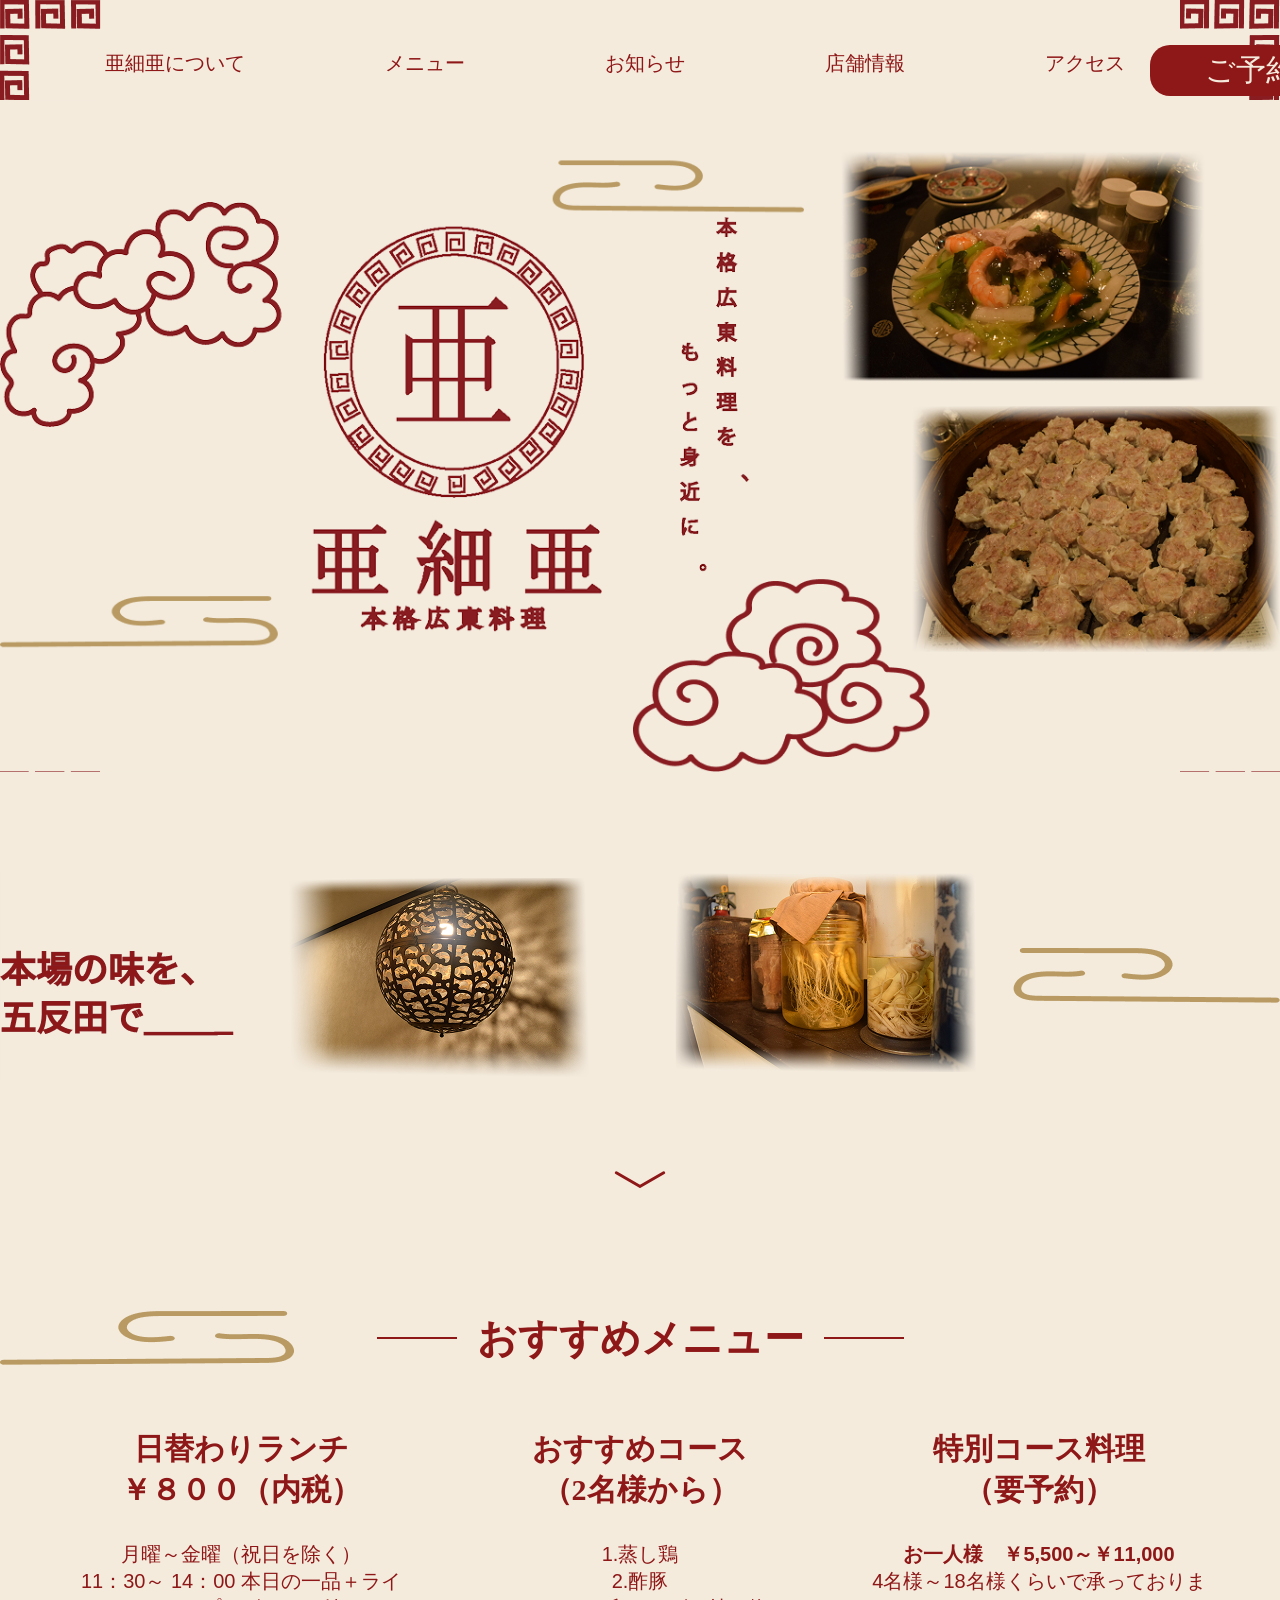
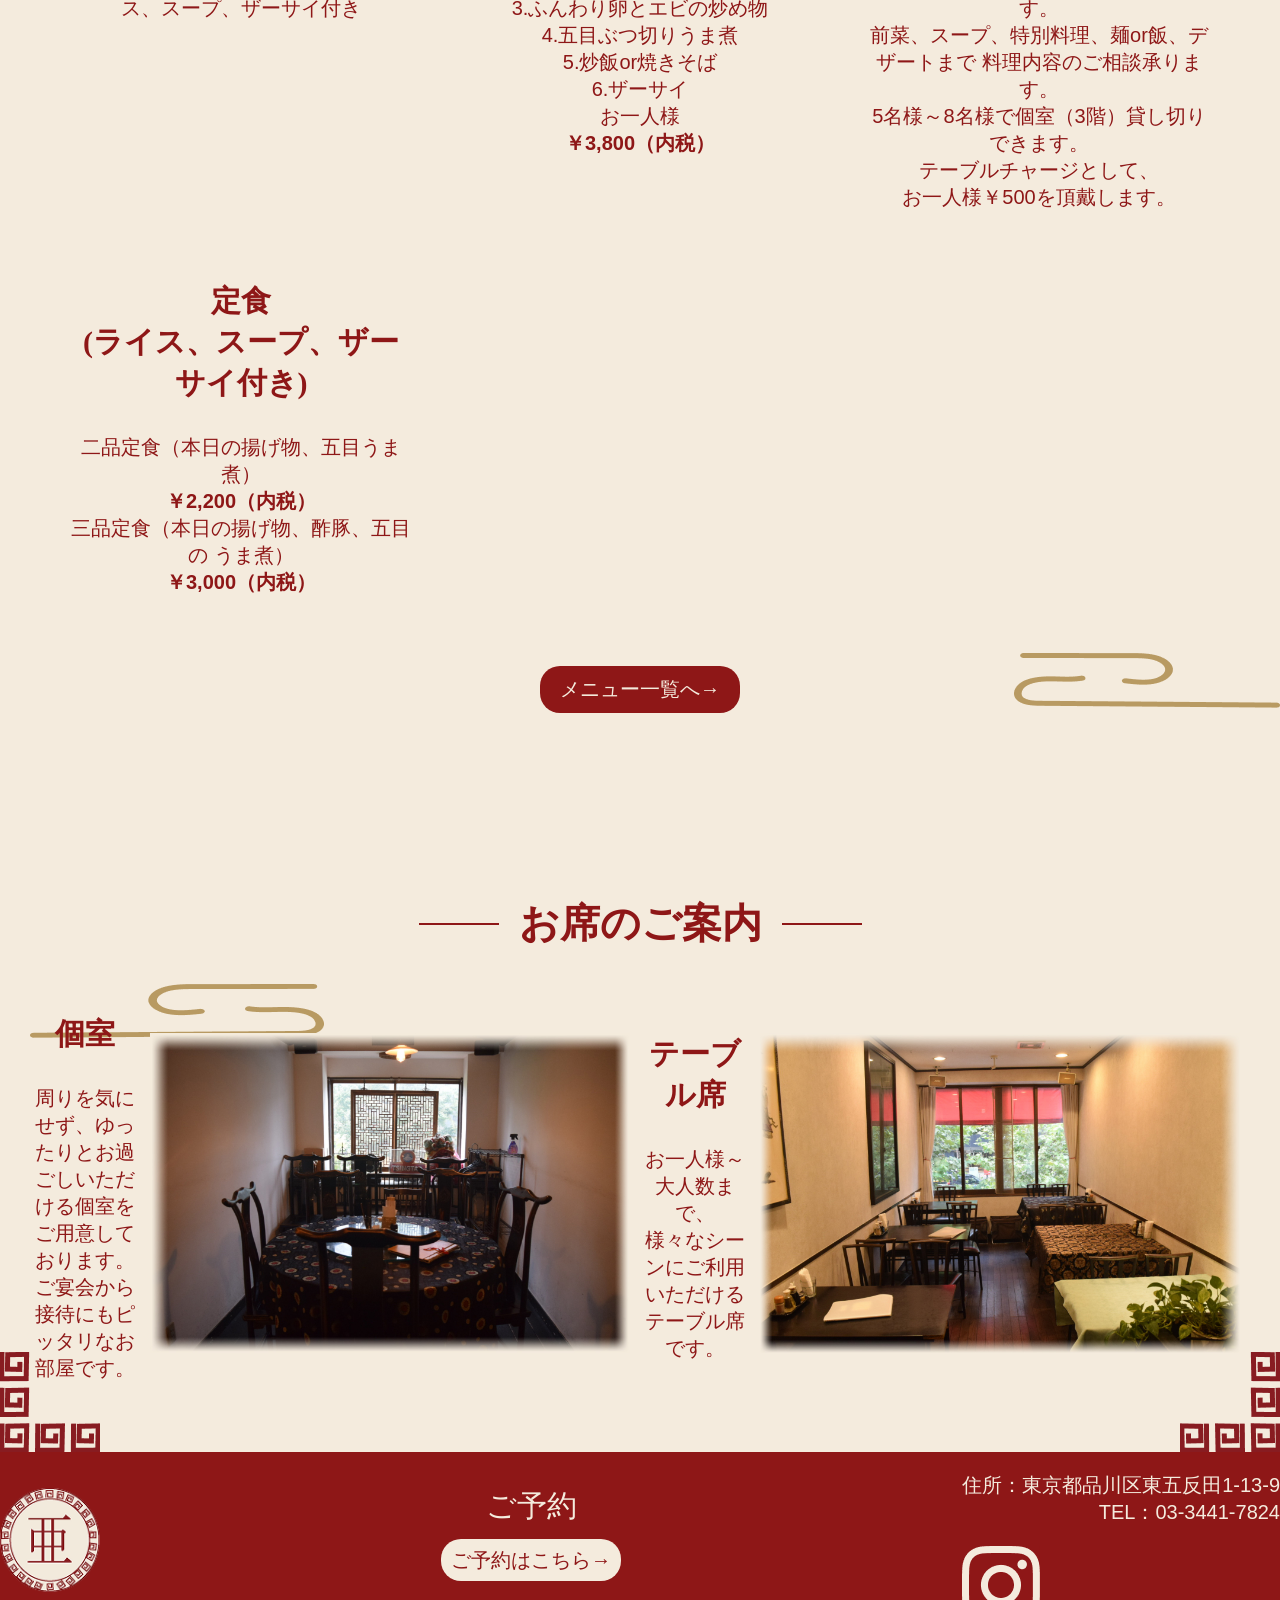
<file: site/index.html>
<!DOCTYPE html>
<html lang="ja">

<head>
    <meta charset="UTF-8">
    <meta name="viewport" content="width=device-width, initial-scale=1.0">
    <title>亜細亜</title>
    <link rel="stylesheet" href="css/slick-theme.css">
    <link rel="stylesheet" href="css/slick.css">
    <link rel="stylesheet" href="css/style.css">
    <script src="js/jquery-3.4.1.min.js"></script>
    <script src="js/slick.min.js"></script>
    <script src="js/main.js"></script>
</head>

<body>
    <!-- ヘッダー -->
    <header class="header">

        <button class="hamburger" id="hamburger">
            <span></span>
            <span></span>
            <span></span>
        </button>
        <!-- ハンバーガーメニュー -->
        <div class="sp-menu" id="sp-menu">
            <nav>
                <a href="index.html">Home</a>
                <a href="about.html">亜細亜について</a>
                <a href="menu.html">メニュー</a>
                <a href="news.html">お知らせ</a>
                <a href="jyouhou.html">店舗情報</a>
                <a href="access.html">アクセス</a>
                <a href="goyoyaku.html">ご予約</a>
            </nav>
            <!-- 閉じるボタン -->
            <button class="close-menu" id="close-menu">×</button>
        </div>







        <div class="header-inner">
            <h1 class="ajia"><a href="index.html"><img src="images/Frame 26.png" alt=""></a></h1>

            <nav class="nav">
                <ul>
                    <li><a href="about.html">亜細亜について</a></li>
                    <li><a href="menu.html">メニュー</a></li>
                    <li><a href="news.html">お知らせ</a></li>
                    <li><a href="jyouhou.html">店舗情報</a></li>
                    <li><a href="access.html">アクセス</a></li>
                    <li><a href="goyoyaku.html" class="reserve">ご予約</a></li>
                </ul>
            </nav>
        </div>
    </header>
    <!-- ヘッダーここまで -->
    <!-- メイン -->
    <main>
        <!-- pc版トップ -->
        <section class="top-pc">
            <div id="keyvisual">
                <img src="images/Frame 27.png" alt="">
            </div>

        </section>
        <!-- スマホ版トップ -->
        <section class="top-sp">
           <div class="top2">
                <img src="images/Frame 35.png" alt="">
                <img src="images/IMG_2491.jpg" alt="">
           </div>
            <div class="sp-yoyaku">
                <a href="goyoyaku.html">ご予約はこちら→</a>
            </div>
        </section>
        <section>
            <div class="contact">
                <img src="images/Frame 30.png" alt="">
            </div>
            <div class="cp_arrows">
                <div class="cp_arrow" SCROLL></div>

            </div>

            </div>
        </section>


        <section>
            <div class="kumo">
                <div class="inner">
                    <h2 class="senn">おすすめメニュー</h2>
                    <div class="osusume">
                        <div class="o">
                            <h3>日替わりランチ <br>￥８００（内税）</h3>
                            <p>月曜～金曜（祝日を除く）<br>11：30～
                                14：00
                                本日の一品＋ライス、スープ、ザーサイ付き</p>
                        </div>

                        <div class="o">
                            <h3>おすすめコース<br>（2名様から）</h3>
                            <p>1.蒸し鶏<br>
                                2.酢豚<br>
                                3.ふんわり卵とエビの炒め物<br>
                                4.五目ぶつ切りうま煮<br>
                                5.炒飯or焼きそば<br>
                                6.ザーサイ<br>

                                お一人様　<b><br>￥3,800（内税）</b></p>
                        </div>
                        <div class="o">
                            <h3>特別コース料理<br>（要予約）</h3>
                            <p><b>お一人様　￥5,500～￥11,000</b>
                                <br>4名様～18名様くらいで承っております。<br>
                                前菜、スープ、特別料理、麺or飯、デザートまで
                                料理内容のご相談承ります。<br>
                                5名様～8名様で個室（3階）貸し切りできます。<br>
                                テーブルチャージとして、<br>お一人様￥500を頂戴します。
                            </p>
                        </div>
                        <div class="o">
                            <h3>定食<br>(ライス、スープ、ザーサイ付き)</h3>
                            <p>二品定食（本日の揚げ物、五目うま煮）<br><b>￥2,200（内税）</b>
                                <br>三品定食（本日の揚げ物、酢豚、五目の
                                うま煮）<br><b>￥3,000（内税）</b>
                            </p>
                        </div>
                    </div>
                    <div class="itirann"><a href="menu.html" class="btn">メニュー一覧へ→</a></div>
                </div>
            </div>
        </section>

        <section id="c">
            <h2 class="senn">お席のご案内</h2>
            <div class="b">
                <div class="ab">
                    <div>
                        <h3>個室</h3>
                        <p>周りを気にせず、ゆったりとお過ごしいただける個室をご用意しております。
                            <br> ご宴会から接待にもピッタリなお部屋です。
                        </p>
                    </div>
                    <img src="images/IMG_2588.JPG" alt="個室" class="kositu">
                </div>
                <div class="ab">
                    <div>
                        <h3>テーブル席</h3>
                        <p>お一人様～
                            大人数まで、<br>様々なシーンにご利用いただけるテーブル席です。</p>
                    </div>
                    <img src="images/IMG_2596.JPG" alt="テーブル席" class="teburu">
                </div>
            </div>
        </section>

    </main>
    <!-- メインここまで -->
    <!-- フッター -->
    <footer class="footer">
        <img src="images/Frame 24.png" alt="logo2" class="logo2">
        <div class="yoyaku">
            <div>ご予約</div>
            <p><a href="goyoyaku.html" class="btn2">ご予約はこちら→</a></p>
        </div>
        <div class="jyuusyo">
            <p>住所：東京都品川区東五反田1-13-9<br>
                TEL：03-3441-7824</p>
            <a href="" https://instagram.com" target="_blank" rel="noopener noreferrer">
                <img src="images/Frame 25.png" alt=""></a>
        </div>
    </footer>
    <!-- フッターここまで -->

</body>

</html>
</file>
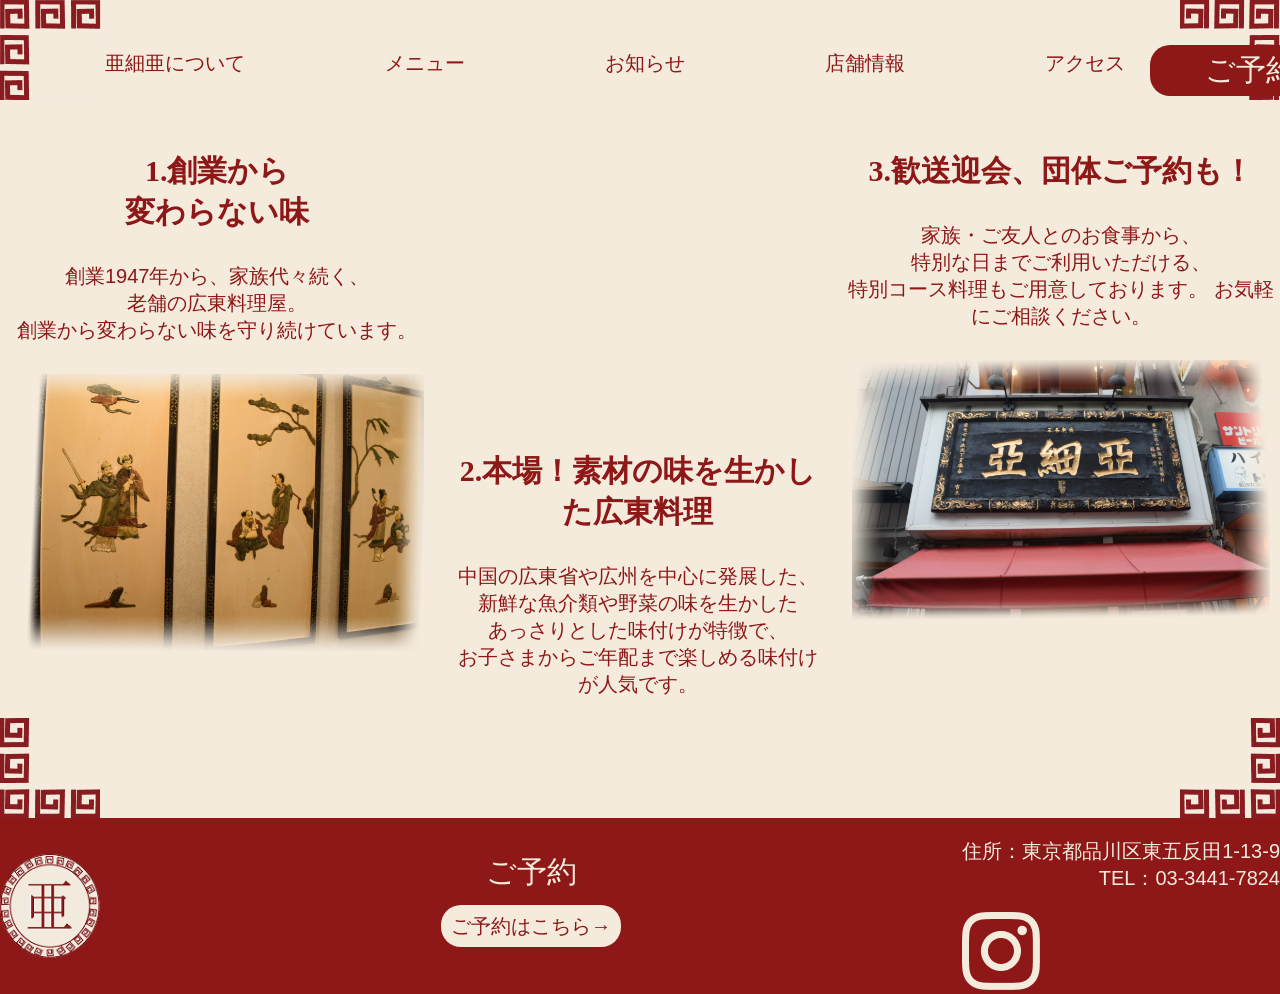
<file: site/about.html>
<!DOCTYPE html>
<html lang="ja">

<head>
    <meta charset="UTF-8">
    <meta name="viewport" content="width=device-width, initial-scale=1.0">
    <title>亜細亜</title>
    <link rel="stylesheet" href="css/style.css">
    <script src="js/jquery-4.0.0.min.js"></script>
    <script src="js/main.js"></script>
</head>

<body>
    <!-- ヘッダー -->
    <header class="header">
         <button class="hamburger" id="hamburger">
            <span></span>
            <span></span>
            <span></span>
        </button>
       <!-- ハンバーガーメニュー -->
<div class="sp-menu" id="sp-menu">
<nav>
    <a href="index.html">Home</a>
    <a href="about.html">亜細亜について</a>
    <a href="menu.html">メニュー</a>
    <a href="news.html">お知らせ</a>
    <a href="jyouhou.html">店舗情報</a>
    <a href="access.html">アクセス</a>
    <a href="goyoyaku.html">ご予約</a>
</nav>
<!-- 閉じるボタン -->
 <button class="close-menu" id="close-menu">×</button>
</div>






        <div class="header-inner">
            <h1 class="ajia"><a href="index.html"><img src="images/Frame 26.png" alt="logo"></a></h1>

            <nav class="nav">
                <ul>
                    <li><a href="about.html">亜細亜について</a></li>
                    <li><a href="menu.html">メニュー</a></li>
                    <li><a href="news.html">お知らせ</a></li>
                    <li><a href="jyouhou.html">店舗情報</a></li>
                    <li><a href="access.html">アクセス</a></li>
                    <li><a href="goyoyaku.html" class="reserve">ご予約</a></li>
                </ul>
            </nav>
        </div>
    </header>
    <!-- ヘッダーここまで -->
    <!-- メイン -->
    <main>
        <h2 class="senn">亜細亜について</h2>
       <div class="zero">
            <div class="iti">
    
                
                <h3>1.創業から<br>変わらない味</h3>
                <p>創業1947年から、家族代々続く、<br>老舗の広東料理屋。<br>
                    創業から変わらない味を守り続けています。</p>
                <img src="images/IMG_2591.JPG" alt="">
    
            </div>
            <div class="ni">
                <h3>2.本場！素材の味を生かした広東料理</h2>
                <p>中国の広東省や広州を中心に発展した、<br>新鮮な魚介類や野菜の味を生かした<br>あっさりとした味付けが特徴で、<br>お子さまからご年配まで楽しめる味付けが人気です。</p>
        
            </div>
            <div class="san">
                <h3>3.歓送迎会、団体ご予約も！</h2>
                <p>家族・ご友人とのお食事から、<br>特別な日までご利用いただける、<br>特別コース料理もご用意しております。
                    お気軽にご相談ください。</p>
                <img src="images/IMG_2600.JPG" alt="">
        
            </div>
       </div>
        <section id="c"></section>

    </main>
    <!-- メインここまで -->
    <!-- フッター -->
    <footer>
        <img src="images/Frame 24.png" alt="logo2" class="logo2">
        <div class="yoyaku">
            <div>ご予約</div>
            <p><a href="goyoyaku.html" class="btn2">ご予約はこちら→</a></p>
        </div>
        <div class="jyuusyo">
            <p>住所：東京都品川区東五反田1-13-9<br>
                TEL：03-3441-7824</p>
            <a href="" https://instagram.com" target="_blank" rel="noopener noreferrer">
                <img src="images/Frame 25.png" alt=""></a>
        </div>
    </footer>
    <!-- フッターここまで -->
</body>

</html>
</file>
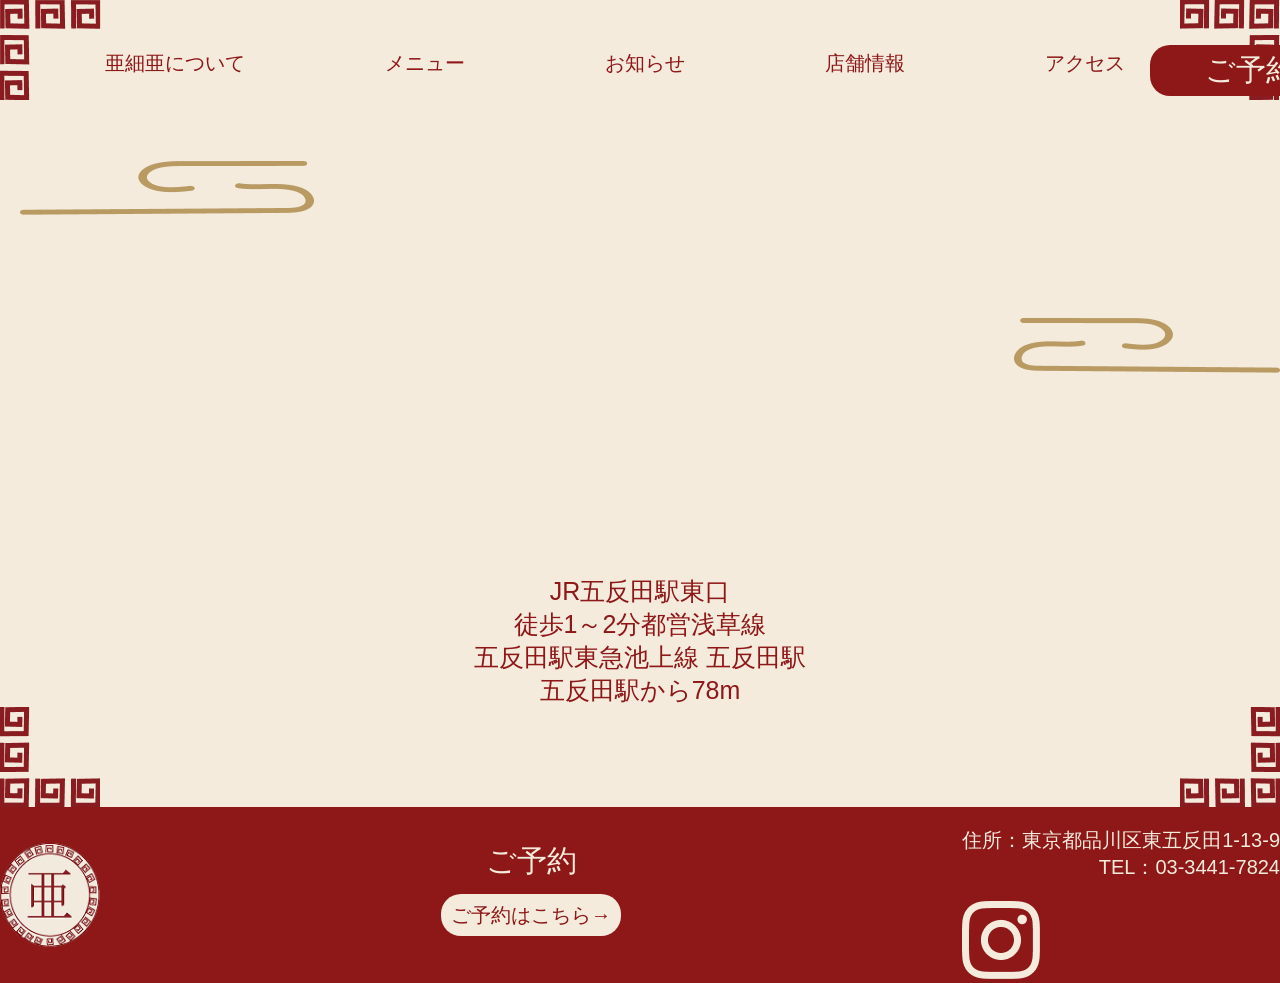
<file: site/access.html>
<!DOCTYPE html>
<html lang="ja">

<head>
    <meta charset="UTF-8">
    <meta name="viewport" content="width=device-width, initial-scale=1.0">
    <title>亜細亜</title>
    <link rel="stylesheet" href="css/style.css">
    <script src="js/jquery-4.0.0.min.js"></script>
    <script src="js/main.js"></script>
</head>

<body>
    <!-- ヘッダー -->
    <header class="header">
         <button class="hamburger" id="hamburger">
            <span></span>
            <span></span>
            <span></span>
        </button>
       <!-- ハンバーガーメニュー -->
<div class="sp-menu" id="sp-menu">
<nav>
    <a href="index.html">Home</a>
    <a href="about.html">亜細亜について</a>
    <a href="menu.html">メニュー</a>
    <a href="news.html">お知らせ</a>
    <a href="jyouhou.html">店舗情報</a>
    <a href="access.html">アクセス</a>
    <a href="goyoyaku.html">ご予約</a>
</nav>
<!-- 閉じるボタン -->
 <button class="close-menu" id="close-menu">×</button>
</div>






        <div class="header-inner">
            <h1 class="ajia"><a href="index.html"><img src="images/Frame 26.png" alt="logo"></a></h1>

            <nav class="nav">
                <ul>
                    <li><a href="about.html">亜細亜について</a></li>
                    <li><a href="menu.html">メニュー</a></li>
                    <li><a href="news.html">お知らせ</a></li>
                    <li><a href="jyouhou.html">店舗情報</a></li>
                    <li><a href="access.html">アクセス</a></li>
                    <li><a href="goyoyaku.html" class="reserve">ご予約</a></li>
                </ul>
            </nav>
        </div>
    </header>
    <!-- ヘッダーここまで -->
    <!-- メイン -->
    <main>
        <h2 class="senn">アクセス</h2>
     <div class="haikei">
            <div class="maps">
                <iframe 
                    src="https://www.google.com/maps/embed?pb=!1m18!1m12!1m3!1d3243.052587477116!2d139.72188357578537!3d35.62643007260496!2m3!1f0!2f0!3f0!3m2!1i1024!2i768!4f13.1!3m3!1m2!1s0x60188afba722e1b5%3A0x96454a4018f1479f!2z5Lqc57Sw5Lqc!5e0!3m2!1sja!2sjp!4v1792637599431!5m2!1sja!2sjp"
                    width="600" height="450" style="border:0;" allowfullscreen="" loading="lazy"
                    referrerpolicy="strict-origin-when-cross-origin"></iframe>
            </div>
     </div>

        <div class="jr">JR五反田駅東口 <br>徒歩1～2分都営浅草線<br> 五反田駅東急池上線 五反田駅<br>
            五反田駅から78m</div>

        <section id="c"></section>
    </main>
    <!-- メインここまで -->
    <!-- フッター -->
    <footer>
        <img src="images/Frame 24.png" alt="logo2" class="logo2">
        <div class="yoyaku">
            <div>ご予約</div>
            <p><a href="goyoyaku.html" class="btn2">ご予約はこちら→</a></p>
        </div>
        <div class="jyuusyo">
            <p>住所：東京都品川区東五反田1-13-9<br>
                TEL：03-3441-7824</p>
            <a href="" https://instagram.com" target="_blank" rel="noopener noreferrer">
                <img src="images/Frame 25.png" alt=""></a>
        </div>
    </footer>
    <!-- フッターここまで -->
</body>

</html>
</file>
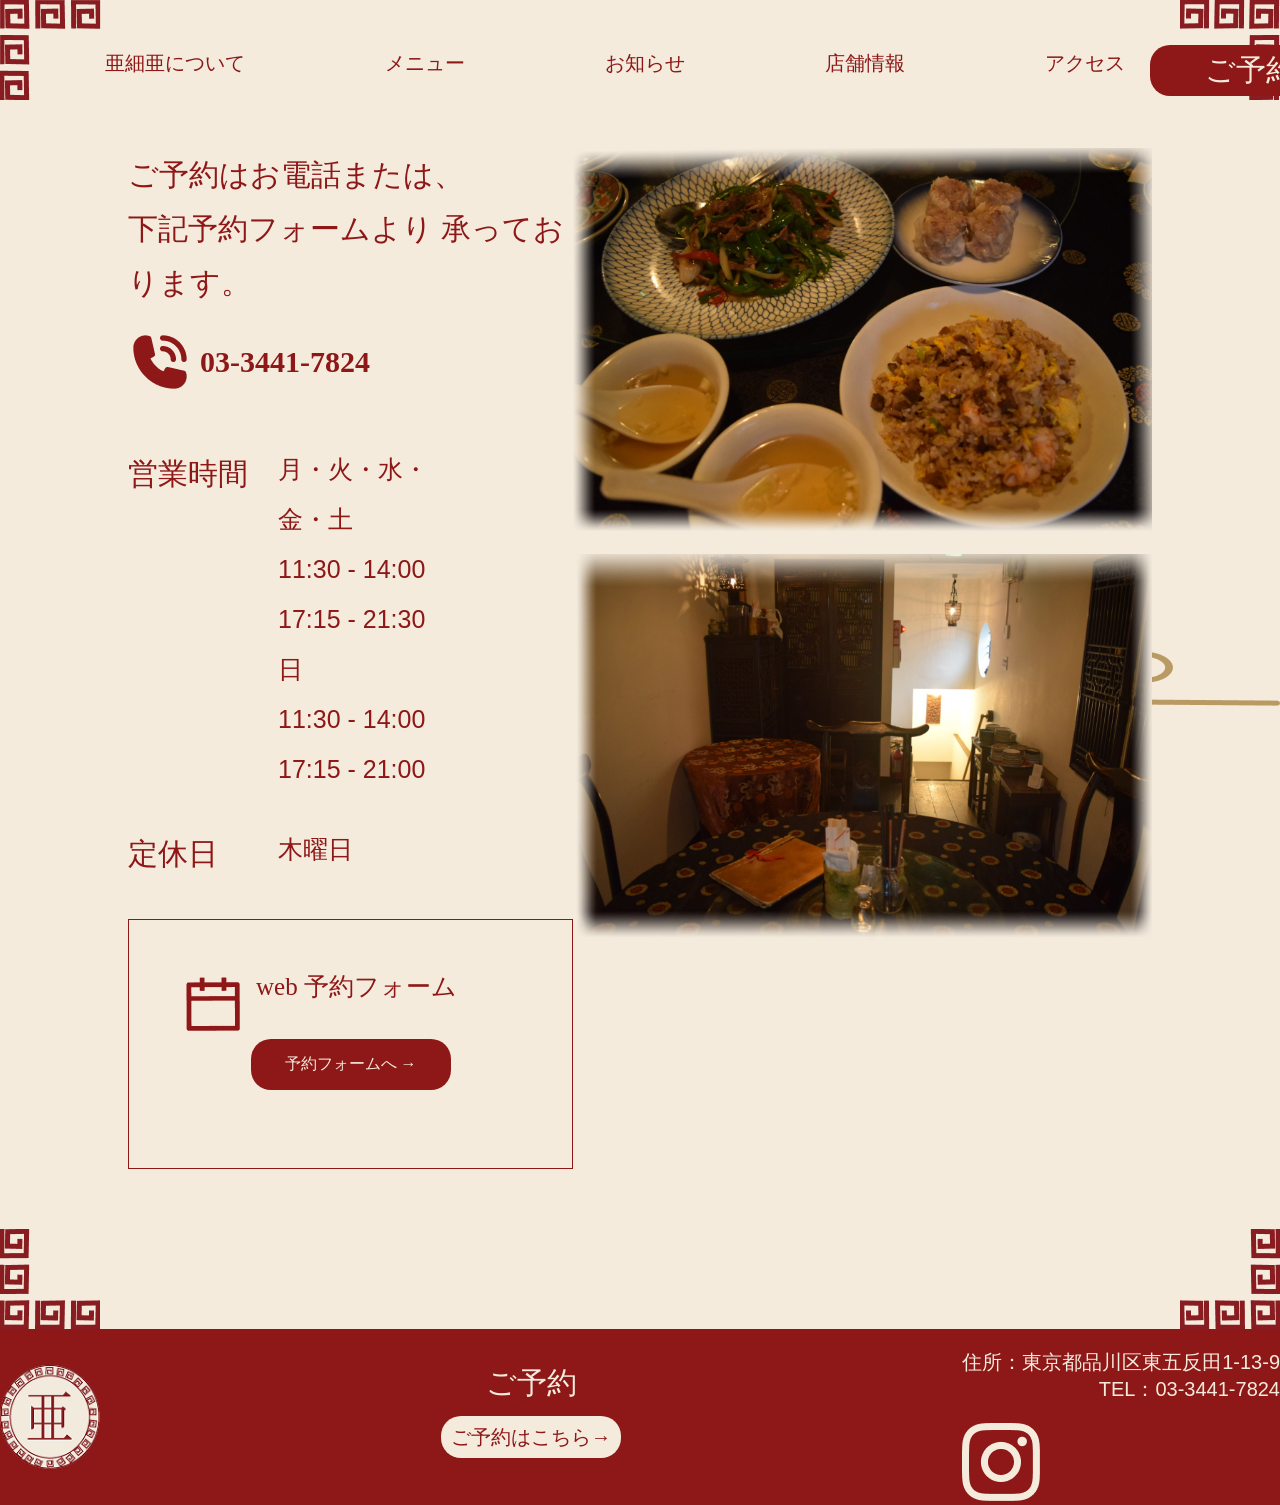
<file: site/goyoyaku.html>
<!DOCTYPE html>
<html lang="ja">

<head>
    <meta charset="UTF-8">
    <meta name="viewport" content="width=device-width, initial-scale=1.0">
    <title>亜細亜</title>
    <link rel="stylesheet" href="css/style.css">
    <script src="js/jquery-4.0.0.min.js"></script>
    <script src="js/main.js"></script>
</head>

<body>
    <!-- ヘッダー -->
    <header class="header">
        <button class="hamburger" id="hamburger">
            <span></span>
            <span></span>
            <span></span>
        </button>
       <!-- ハンバーガーメニュー -->
<div class="sp-menu" id="sp-menu">
<nav>
    <a href="index.html">Home</a>
    <a href="about.html">亜細亜について</a>
    <a href="menu.html">メニュー</a>
    <a href="news.html">お知らせ</a>
    <a href="jyouhou.html">店舗情報</a>
    <a href="access.html">アクセス</a>
    <a href="goyoyaku.html">ご予約</a>
</nav>
<!-- 閉じるボタン -->
 <button class="close-menu" id="close-menu">×</button>
</div>






        <div class="header-inner">
            <h1 class="ajia"><a href="index.html"><img src="images/Frame 26.png" alt="logo"></a></h1>

            <nav class="nav">
                <ul>
                    <li><a href="about.html">亜細亜について</a></li>
                    <li><a href="menu.html">メニュー</a></li>
                    <li><a href="news.html">お知らせ</a></li>
                    <li><a href="jyouhou.html">店舗情報</a></li>
                    <li><a href="access.html">アクセス</a></li>
                    <li><a href="goyoyaku.html" class="reserve">ご予約</a></li>
                </ul>
            </nav>
        </div>
    </header>
    <!-- ヘッダーここまで -->
    <!-- メイン -->
    <main class="kumo2">
        <h2 class="senn">ご予約</h2>
        <div class="goyoyaku">

            <!-- left -->

            <div class="left">
                <div class="dennwa">
                    ご予約はお電話または、<br>
                    下記予約フォームより
                    承っております。
                </div>
                <div class="go">
                    <div class="dennwa">
                        <img src="images/Frame 33.png" alt="">
                    </div>
                    <div class="dennwa">
                        <strong>
                            03-3441-7824
                        </strong>
                    </div>
                </div>
                <div class="dl2">
                    <dl>
                        <dt>営業時間</dt>
                        <dd>月・火・水・金・土
                            <br>11:30 - 14:00<br>
                            17:15 - 21:30<br>
                            日<br>
                            11:30 - 14:00<br>
                            17:15 - 21:00
                        </dd>
                        <dt>定休日</dt>
                        <dd>木曜日</dd>
                    </dl>
                </div>

                <div class="holomu">
                    <div class="yoyaku2">
                        <img src="images/Frame 34.png" alt="">
                        <div class="holomu2">web 予約フォーム</div>
                    </div>
                    <div class="btn4">予約フォームへ →</div>
                </div>


            </div>
            <!-- right -->
            <div class="syasin">
                <img src="images/IMG_2490.JPG" alt="">
                <img src="images/IMG_2575.JPG" alt="">
            </div>
        </div>

        <section id="c"></section>
    </main>
    <!-- メインここまで -->
    <!-- フッター -->
    <footer>
        <img src="images/Frame 24.png" alt="logo2" class="logo2">
        <div class="yoyaku">
            <div>ご予約</div>
            <p><a href="goyoyaku.html" class="btn2">ご予約はこちら→</a></p>
        </div>
        <div class="jyuusyo">
            <p>住所：東京都品川区東五反田1-13-9<br>
                TEL：03-3441-7824</p>
            <a href="" https://instagram.com" target="_blank" rel="noopener noreferrer">
                <img src="images/Frame 25.png" alt=""></a>
        </div>
    </footer>
    <!-- フッターここまで -->
</body>

</html>
</file>
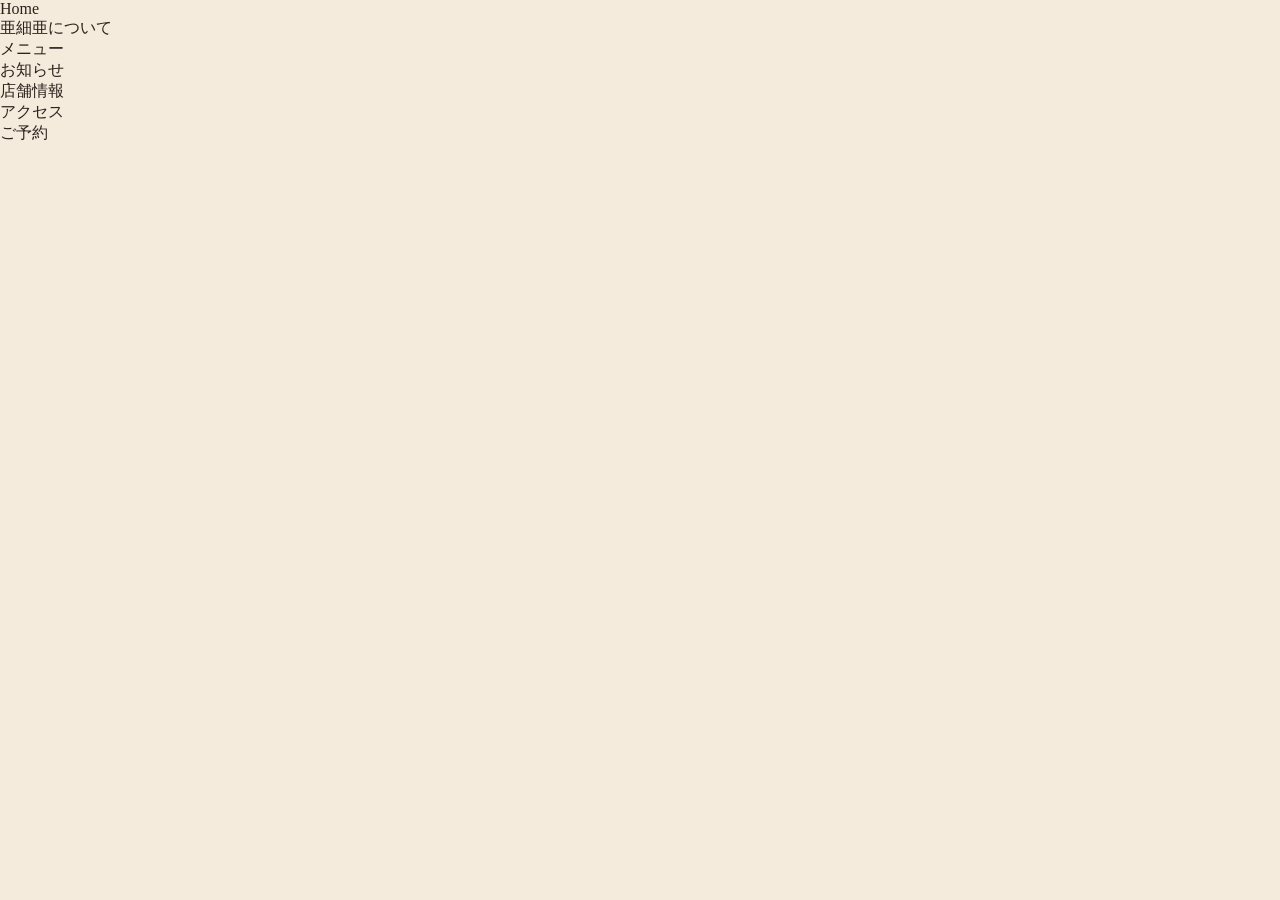
<file: site/hamburger.html>
<!DOCTYPE html>
<html lang="ja">

<head>
    <meta charset="UTF-8">
    <meta name="viewport" content="width=device-width, initial-scale=1.0">
    <title>亜細亜</title>
    <link rel="stylesheet" href="css/style.css">
    <script src="js/jquery-4.0.0.min.js"></script>
    <script src="js/main.js"></script>
</head>

<body>
    <!-- ヘッダー -->
    <header>

    </header>
    <!-- ヘッダーここまで -->
    <!-- メイン -->
    <div>Home</div>
    <div>亜細亜について</div>
    <div>メニュー</div>
    <div>お知らせ</div>
    <div>店舗情報</div>
    <div>アクセス</div>
    <div>ご予約</div>
    </main>
    <!-- メインここまで -->

</body>

</html>
</file>
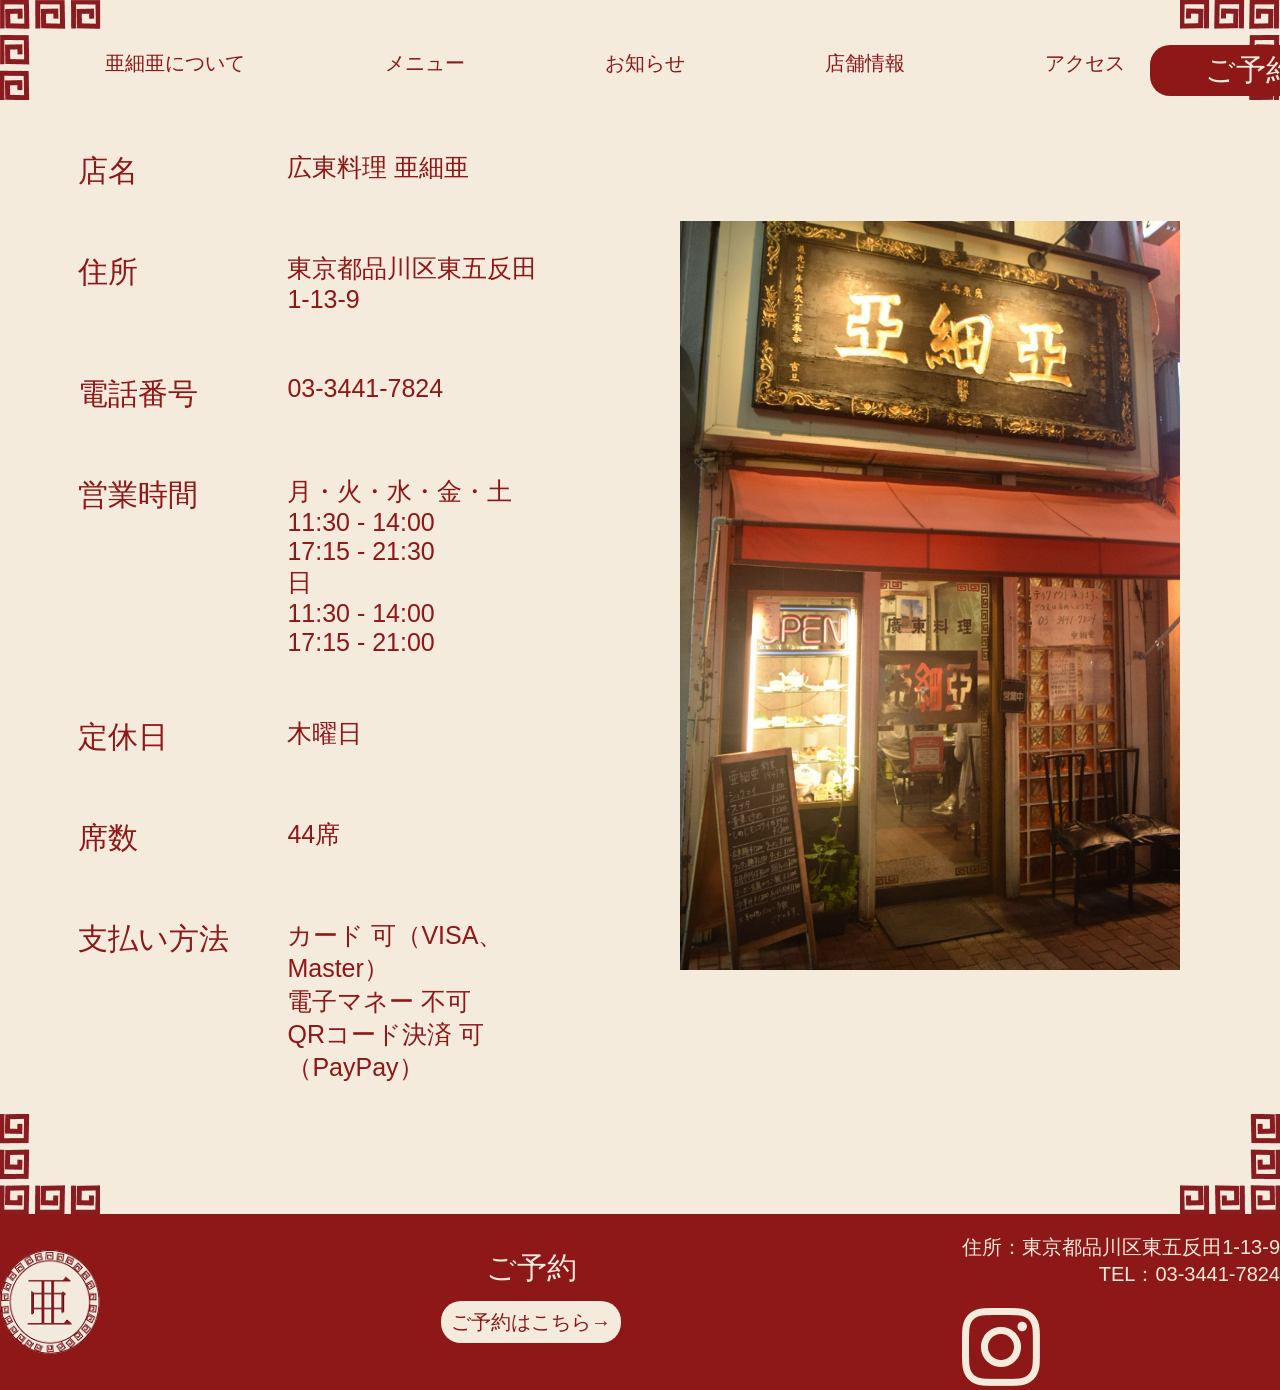
<file: site/jyouhou.html>
<!DOCTYPE html>
<html lang="ja">

<head>
    <meta charset="UTF-8">
    <meta name="viewport" content="width=device-width, initial-scale=1.0">
    <title>亜細亜</title>
    <link rel="stylesheet" href="css/style.css">
    <script src="js/jquery-4.0.0.min.js"></script>
    <script src="js/main.js"></script>
</head>

<body>
    <!-- ヘッダー -->
    <header class="header">
         <button class="hamburger" id="hamburger">
            <span></span>
            <span></span>
            <span></span>
        </button>
       <!-- ハンバーガーメニュー -->
<div class="sp-menu" id="sp-menu">
<nav>
    <a href="index.html">Home</a>
    <a href="about.html">亜細亜について</a>
    <a href="menu.html">メニュー</a>
    <a href="news.html">お知らせ</a>
    <a href="jyouhou.html">店舗情報</a>
    <a href="access.html">アクセス</a>
    <a href="goyoyaku.html">ご予約</a>
</nav>
<!-- 閉じるボタン -->
 <button class="close-menu" id="close-menu">×</button>
</div>






        <div class="header-inner">
            <h1 class="ajia"><a href="index.html"><img src="images/Frame 26.png" alt="logo"></a></h1>

            <nav class="nav">
                <ul>
                    <li><a href="about.html">亜細亜について</a></li>
                    <li><a href="menu.html">メニュー</a></li>
                    <li><a href="news.html">お知らせ</a></li>
                    <li><a href="jyouhou.html">店舗情報</a></li>
                    <li><a href="access.html">アクセス</a></li>
                    <li><a href="goyoyaku.html" class="reserve">ご予約</a></li>
                </ul>
            </nav>
        </div>
    </header>
    <!-- ヘッダーここまで -->
    <!-- メイン -->
    <main>
        <h2 class="senn">店舗情報</h2>
       <div class="mise3">
            <dl>
                <div class="list2">
                    <dt>店名</dt>
                    <dd>広東料理 亜細亜</dd>
                </div>
    
                <div class="list2" >
                    <dt>住所</dt>
                    <dd>東京都品川区東五反田 <br>1-13-9</dd>
        
                </div>
    
                <div class="list2">
                    <dt>電話番号</dt>
                    <dd>03-3441-7824</dd>
                </div>
    
                <div class="list2">
                    <dt>営業時間</dt>
                    <dd>月・火・水・金・土 <br>11:30 - 14:00<br> 17:15 - 21:30 <br>日<br> 11:30 - 14:00 <br>17:15 - 21:00</dd>
                </div>
    
                <div class="list2">
                    <dt>定休日</dt>
                    <dd> 木曜日</dd>
                </div>
    
                <div class="list2">
                    <dt>席数</dt>
                    <dd> 44席</dd>
                </div>
    
                <div class="list2">
                    <dt>支払い方法</dt>
                    <dd>カード 可（VISA、Master）<br>電子マネー 不可 <br>QRコード決済 可（PayPay）</dd>
                </div>
            </dl>
    
            <div class="mise-box"><img src="images/IMG_2457.JPG" alt="mise"></div>
       </div>
        <section id="c"></section>
    </main>
    <!-- メインここまで -->
    <!-- フッター -->
    <footer>
        <img src="images/Frame 24.png" alt="logo2" class="logo2">
        <div class="yoyaku">
            <div>ご予約</div>
            <p><a href="goyoyaku.html" class="btn2">ご予約はこちら→</a></p>
        </div>
        <div class="jyuusyo">
            <p>住所：東京都品川区東五反田1-13-9<br>
                TEL：03-3441-7824</p>
            <a href="" https://instagram.com" target="_blank" rel="noopener noreferrer">
                <img src="images/Frame 25.png" alt=""></a>
        </div>
    </footer>
    <!-- フッターここまで -->
</body>

</html>
</file>
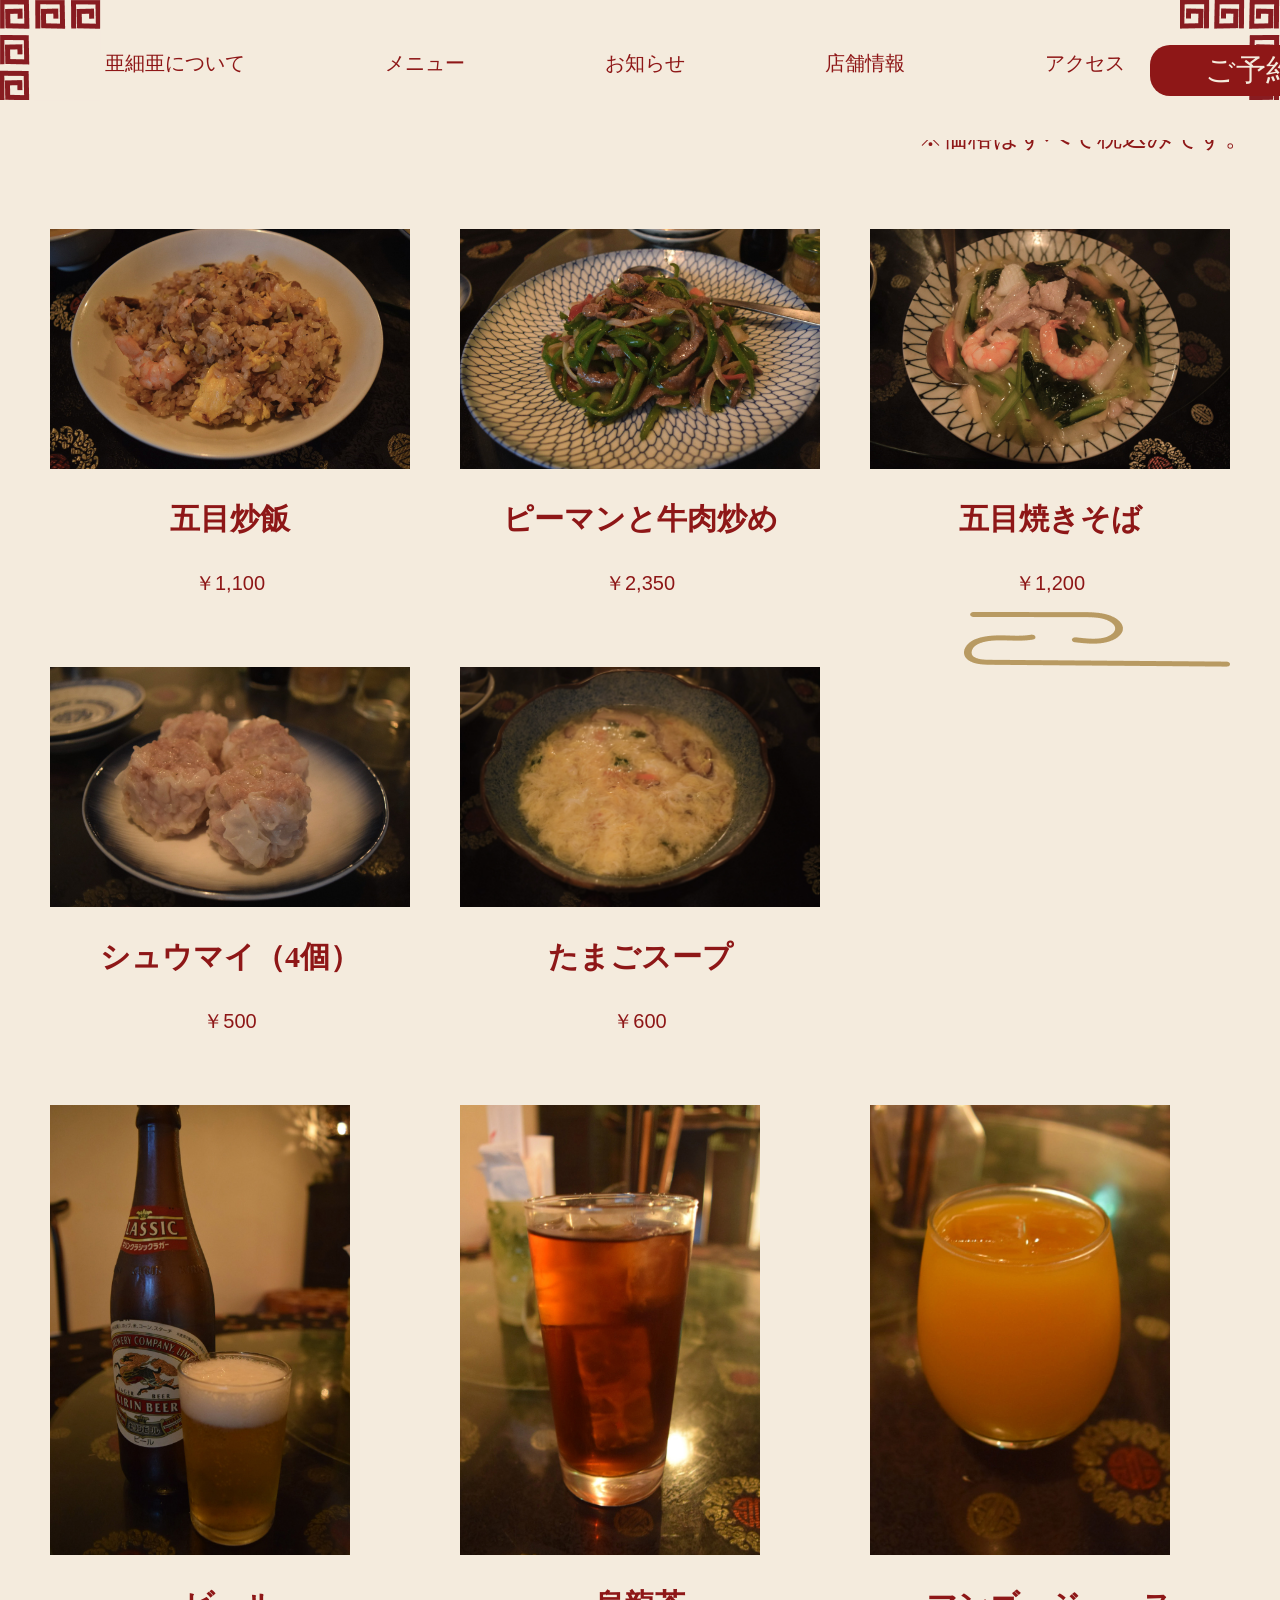
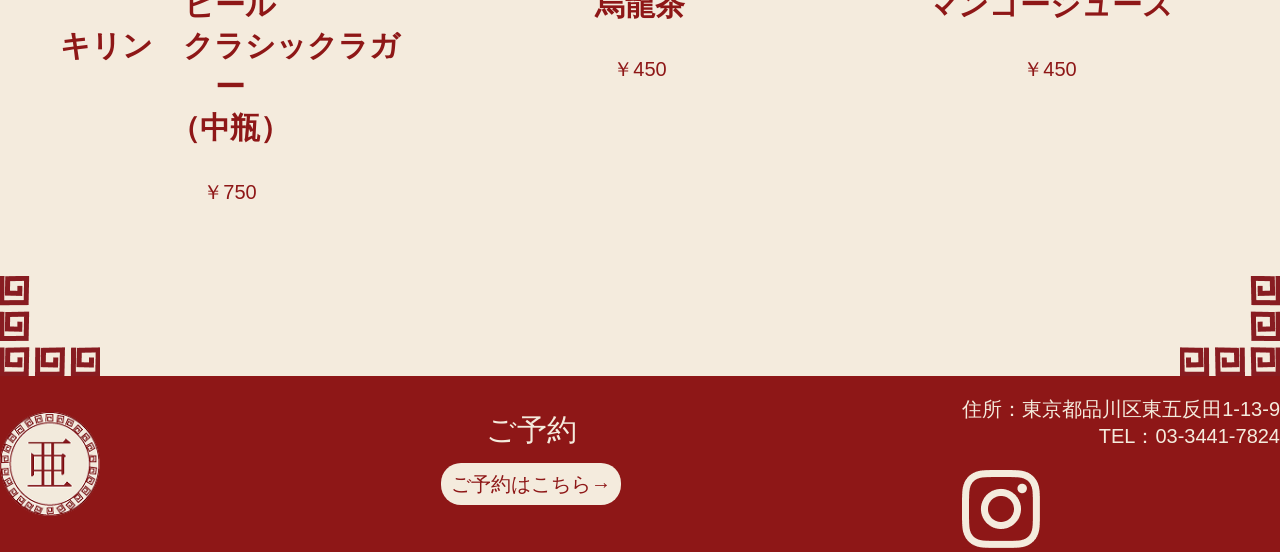
<file: site/menu.html>
<!DOCTYPE html>
<html lang="ja">

<head>
    <meta charset="UTF-8">
    <meta name="viewport" content="width=device-width, initial-scale=1.0">
    <title>亜細亜</title>
    <link rel="stylesheet" href="css/style.css">
    <script src="js/jquery-4.0.0.min.js"></script>
    <script src="js/main.js"></script>
</head>

<body>
    <!-- ヘッダー -->
    <header class="header">
         <button class="hamburger" id="hamburger">
            <span></span>
            <span></span>
            <span></span>
        </button>
       <!-- ハンバーガーメニュー -->
<div class="sp-menu" id="sp-menu">
<nav>
    <a href="index.html">Home</a>
    <a href="about.html">亜細亜について</a>
    <a href="menu.html">メニュー</a>
    <a href="news.html">お知らせ</a>
    <a href="jyouhou.html">店舗情報</a>
    <a href="access.html">アクセス</a>
    <a href="goyoyaku.html">ご予約</a>
</nav>
<!-- 閉じるボタン -->
 <button class="close-menu" id="close-menu">×</button>
</div>






        <div class="header-inner">
            <h1 class="ajia"><a href="index.html"><img src="images/Frame 26.png" alt="logo"></a></h1>

            <nav class="nav">
                <ul>
                    <li><a href="about.html">亜細亜について</a></li>
                    <li><a href="menu.html">メニュー</a></li>
                    <li><a href="news.html">お知らせ</a></li>
                    <li><a href="jyouhou.html">店舗情報</a></li>
                    <li><a href="access.html">アクセス</a></li>
                    <li><a href="goyoyaku.html" class="reserve">ご予約</a></li>
                </ul>
            </nav>
        </div>
    </header>
    <!-- ヘッダーここまで -->
    <!-- メイン -->
    <main>
        <h2 class="senn">メニュー</h2>
        <p class="kome">※価格はすべて税込みです。</p>
        <div class="items">
          <div class="syokuji">
                <div>
                    <img src="images/IMG_2496.jpg" alt="五目炒飯">
                    <h3>五目炒飯</h3>
                    <p>￥1,100</p>
                </div>
        
                <div>
                    <img src="images/IMG_2511.jpg" alt="牛肉炒め">
                    <h3>ピーマンと牛肉炒め</h3>
                    <p>￥2,350</p>
                </div>
        
                <div>
                    <img src="images/IMG_2462.jpg" alt="焼きそば">
                    <h3>五目焼きそば</h3>
                    <p>￥1,200</p>
                </div>
        
                <div>
                    <img src="images/IMG_2520.jpg" alt="シュウマイ">
                    <h3>シュウマイ（4個）</h3>
                    <p>￥500</p>
                </div>
        
                <div>
                    <img src="images/IMG_2482.jpg" alt="スープ">
                    <h3>たまごスープ</h3>
                    <p>￥600</p>
                </div>
        
          </div>
           <div class="dorinnku">
                <div >
              <img src="images/IMG_2535.JPG" alt="ビール">
                    <h3>ビール<br>キリン　クラシックラガー
                        <br>（中瓶）
                    </h3>
                    <p>￥750</p>
                </div>
        
                <div >
                   <img src="images/IMG_2529.JPG" alt="烏龍茶">
                    <h3>烏龍茶</h3>
                    <p>￥450</p>
                </div>
        
                <div >
                    <img src="images/1.jpg" alt="ジュース">
                    <h3>マンゴージュース</h3>
                    <p>￥450</p>
                </div>
           </div>
        </div>
        <section id="c"></section>

    </main>
    <!-- メインここまで -->
    <!-- フッター -->
    <footer>
        <img src="images/Frame 24.png" alt="logo2" class="logo2">
        <div class="yoyaku">
            <div>ご予約</div>
            <p><a href="goyoyaku.html" class="btn2">ご予約はこちら→</a></p>
        </div>
        <div class="jyuusyo">
            <p>住所：東京都品川区東五反田1-13-9<br>
                TEL：03-3441-7824</p>
            <a href="" https://instagram.com" target="_blank" rel="noopener noreferrer">
                <img src="images/Frame 25.png" alt=""></a>
        </div>
    </footer>
    <!-- フッターここまで -->
</body>

</html>
</file>
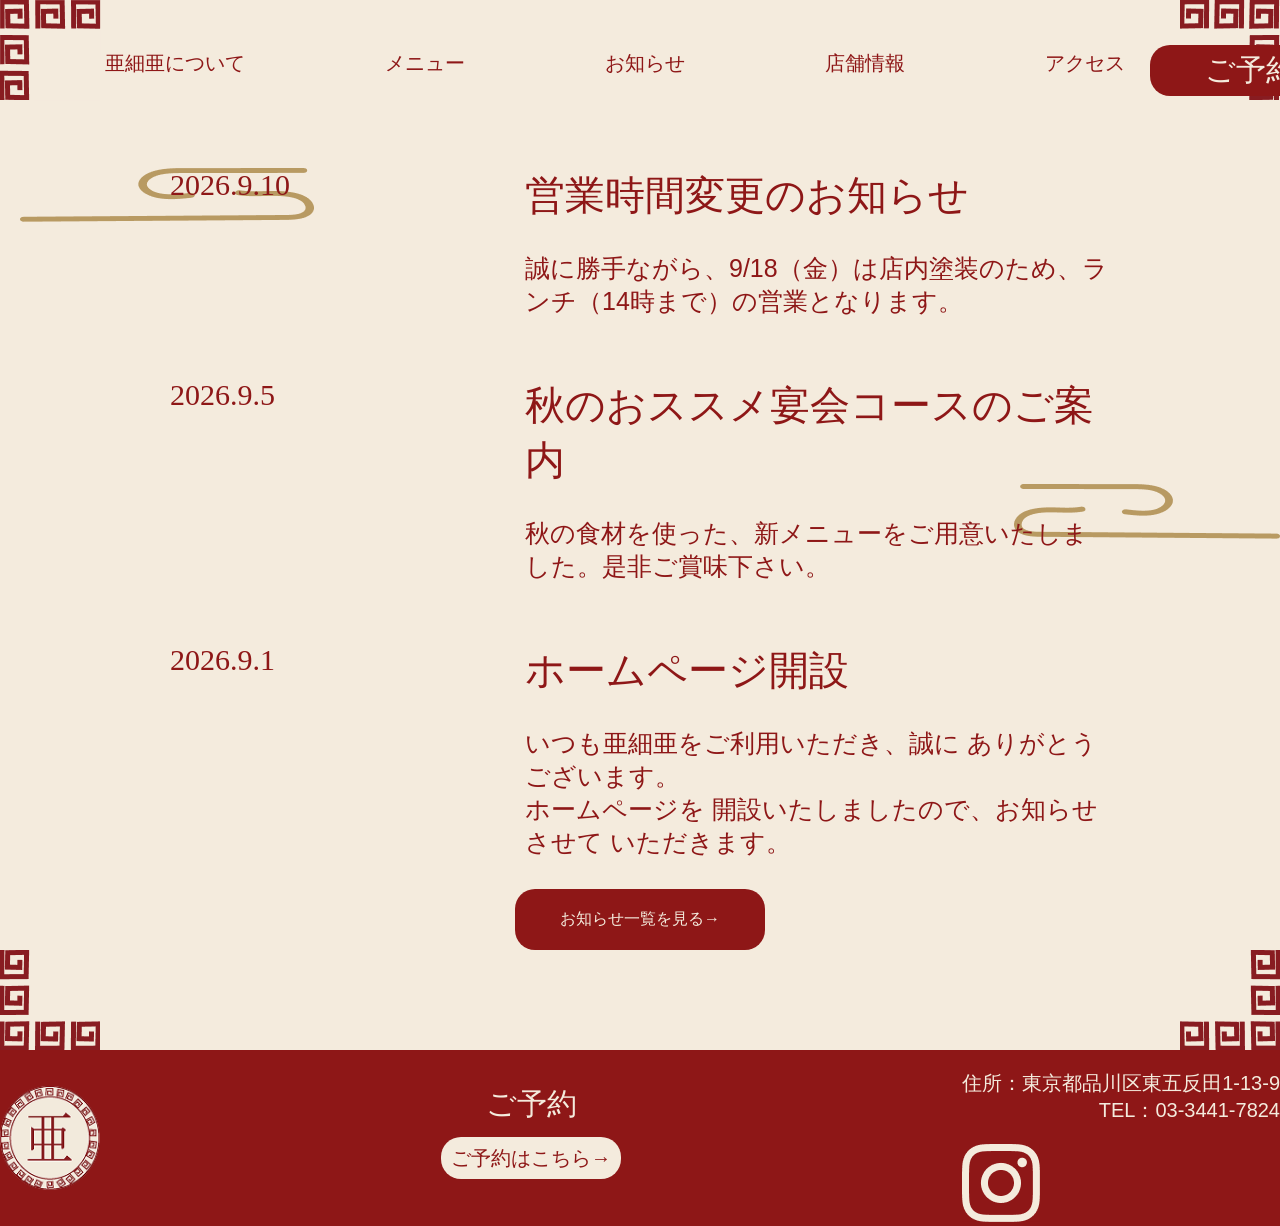
<file: site/news.html>
<!DOCTYPE html>
<html lang="ja">

<head>
    <meta charset="UTF-8">
    <meta name="viewport" content="width=device-width, initial-scale=1.0">
    <title>亜細亜</title>
    <link rel="stylesheet" href="css/style.css">
    <script src="js/jquery-4.0.0.min.js"></script>
    <script src="js/main.js"></script>
</head>

<body>
    <!-- ヘッダー -->
    <header class="header">
        <button class="hamburger" id="hamburger">
            <span></span>
            <span></span>
            <span></span>
        </button>

       <!-- ハンバーガーメニュー -->
<div class="sp-menu" id="sp-menu">
<nav>
    <a href="index.html">Home</a>
    <a href="about.html">亜細亜について</a>
    <a href="menu.html">メニュー</a>
    <a href="news.html">お知らせ</a>
    <a href="jyouhou.html">店舗情報</a>
    <a href="access.html">アクセス</a>
    <a href="goyoyaku.html">ご予約</a>
</nav>
<!-- 閉じるボタン -->
 <button class="close-menu" id="close-menu">×</button>
</div>





        <div class="header-inner">
            <h1 class="ajia"><a href="index.html"><img src="images/Frame 26.png" alt="logo"></a></h1>

            <nav class="nav">
                <ul>
                    <li><a href="about.html">亜細亜について</a></li>
                    <li><a href="menu.html">メニュー</a></li>
                    <li><a href="news.html">お知らせ</a></li>
                    <li><a href="jyouhou.html">店舗情報</a></li>
                    <li><a href="access.html">アクセス</a></li>
                    <li><a href="goyoyaku.html" class="reserve">ご予約</a></li>
                </ul>
            </nav>
        </div>
    </header>
    <!-- ヘッダーここまで -->
    <!-- メイン -->
    <main>
        <h2 class="senn">お知らせ</h2>
        <div class="osirase">

            <dl>
                <div class="list">

                    <dt>2026.9.10</dt>
                    <dd><span>営業時間変更のお知らせ</span><br><br>
                        誠に勝手ながら、9/18（金）は店内塗装のため、ランチ（14時まで）の営業となります。
                    </dd>
                </div>
                <div class="list">
                    <dt>2026.9.5</dt>
                    <dd><span>秋のおススメ宴会コースのご案内</span><br><br>
                        秋の食材を使った、新メニューをご用意いたしました。是非ご賞味下さい。</dd>
                </div>
                <div class="list">
                    <dt>2026.9.1</dt>
                    <dd><span>ホームページ開設</span><br>
                        <br>
                        いつも亜細亜をご利用いただき、誠に
                        ありがとうございます。<br>ホームページを
                        開設いたしましたので、お知らせさせて
                        いただきます。
                    </dd>
                </div>

            </dl>

        </div>

        <div class="btn3"><a href="news.html">お知らせ一覧を見る→</a></div>

        <section id="c"></section>
    </main>
    <!-- メインここまで -->
    <!-- フッター -->
    <footer>
        <img src="images/Frame 24.png" alt="logo2" class="logo2">
        <div class="yoyaku">
            <div>ご予約</div>
            <p><a href="goyoyaku.html" class="btn2">ご予約はこちら→</a></p>
        </div>
        <div class="jyuusyo">
            <p>住所：東京都品川区東五反田1-13-9<br>
                TEL：03-3441-7824</p>
            <a href="" https://instagram.com" target="_blank" rel="noopener noreferrer">
                <img src="images/Frame 25.png" alt=""></a>
        </div>
    </footer>
    <!-- フッターここまで -->
</body>

</html>
</file>
<file: site/css/style.css>
@charset"utf-8";

/* 簡易リセットCSS */
html {
    font-size: 16px;

}

* {

    padding: 0;
    box-sizing: border-box;
}

body {
    margin: 0;
    background-color: #f4ebdd;
    color: #2b211c;
}

nav a:hover {
    color: #2b211c;
}

/* フルードイメージ化 */
img {
    max-width: 100%;
    height: auto;
    display: block;
}

/* 共通：幅設定クラス */

.inner {
    width: 100%;
    max-width: 1200px;
    margin: 0 auto;
    padding-left: 30px;
    padding-right: 30px;
}

section {
    padding-top: 50px;
    padding-bottom: 50px;
}

.inner {
    max-width: 1200px;
    margin: 0 auto;
}

h2 {
    font-family: serif;
    font-size: 40px;
    text-align: center;
    color: #8e1717;
}

h3 {
    font-family: serif;
    font-size: 30px;
    color: #8e1717;
}

p {
    font-family: sans-serif;
    font-size: 20px;
    color: #8e1717;
}

/* ヘッダー */

.header {
    width: 100%;

   
position: relative;

}

.header-inner {
    width: 100%;
    display: flex;
    align-items: center;
    padding: 70px 50px;

  background-image: url(../images/フレーム33.png), url(../images/_繝ｬ繧､繝､繝ｼ_1\ \(1\).png);
    /* 表示位置の指定（左上, 右上） */
    background-position: left top, right top;

    /* 繰り返しの有無（基本はno-repeatを指定） */
    background-repeat: no-repeat, no-repeat;
    position: fixed;
    top: 0;
    left: 0;
    width: 100%;
    height: 70px;
    /* ヘッダーの高さ */
    z-index: 1000;
    /* 他の要素より上に表示 */
    background-color: #f4ebdd;
}


/* ロゴ */

.logo {
    margin: 0;
    width: auto;

}

/* ナビゲーション */
.nav {
    margin-left: auto;
    width: auto;

}

nav ul {
    display: flex;
    justify-content: center;
    gap: 20px;
    list-style: none;
}

nav ul li a {
    display: block;
    width: 200px;
    color: #8e1717;
    padding: 5px;
    text-align: right;
    text-decoration: none;
    font-family: sans-serif;
    font-size: 20px;

}

/* 予約ボタン */
.reserve {
    font-size: 30px;
    color: #f4ebdd;
    background-color: #8e1717;
    border-radius: 20px;
    text-align: center;


}
.sp-yoyaku :hover{
    color: #2b211c;
}
    
  
/* キービジュアル */
#keyvisual {
    background-image: url(../images/Frame\ 28.png), url(../images/Frame\ 29.png);
    /* 表示位置の指定（左下, 右下） */
    background-position: left bottom, right bottom;

    /* 繰り返しの有無（基本はno-repeatを指定） */
    background-repeat: no-repeat, no-repeat;

}

#keyvisual img {
    margin: 0 auto;
    /* width: 100%; */
    margin-top: 100px;
}

/* スマホ版トップを隠す */
.top-sp {
    display: none;
}

.top-sp img {
    width: 100%;
    height: auto;
}

/* セクション */
.contact img {
    margin: 0 auto;
    margin-bottom: 100px;
}

.kumo {
    background-image: url(../images/_繝ｬ繧､繝､繝ｼ_1.png), url(../images/Frame\ 32.png);
    background-repeat: no-repeat;
    background-position: left top, right bottom;
}


/* スクロール */
.cp_arrows {
    position: relative;
    display: flex;
    justify-content: center;
    align-items: center;
}

.cp_arrows .cp_arrow {
    /*矢印を配置するベースの設定*/
    position: absolute;
    width: 60px;
    animation: arrow-move09 2s infinite ease-in-out;
}

.cp_arrows .cp_arrow::before,
.cp_arrows .cp_arrow::after {
    /*矢印全体の設定*/
    position: absolute;
    content: '';
    width: 30px;
    height: 3px;
    background: #8e1717;
    border-radius: 10px;
}

.cp_arrows .cp_arrow::before {
    /*矢印左の線の位置と傾斜*/
    left: 3px;
    transform: rotate(30deg);
}

.cp_arrows .cp_arrow::after {
    /*矢印左の線の位置と傾斜*/
    right: 3px;
    transform: rotate(-30deg);
}

@keyframes arrow-move09 {

    0%,
    20%,
    50%,
    80%,
    100% {
        transform: translateY(0);
    }

    48% {
        transform: translateY(-20px);
    }

    60% {
        transform: translateY(-15px);
    }
}

/* おすすめメニュー */
.osusume {
    margin-top: 30px;
    display: flex;
    flex-wrap: wrap;
    justify-content: space-between;
    gap: 20px;

}

.osusume div {
    width: 30%;
    font-family: sans-serif;
    font-size: 23px;
}

/* メニュー一覧へ */


.itirann a {
    text-decoration: none;
    font-size: 20px;
    color: #f4ebdd;
    display: block;
    width: 200px;
    margin: 50px auto;
    border-radius: 20px;
    background-color: #8e1717;
    padding: 10px;
    text-align: center;
    text-decoration: none;

}

.itirann :hover {
    color: #2b211c;
}


/* お席のご案内 */
.kositu {
    width: 500px;
    height: auto;
    padding: 10px;
}

.teburu {
    width: 500px;
    height: auto;
    padding: 10px;
}

.ab {
    width: 100%;
    display: flex;
    align-items: center;
}

.b {
    display: flex;
    background-image: url(../images/_繝ｬ繧､繝､繝ｼ_1.png);
    background-repeat: no-repeat;


}

#c {
    background-image: url(../images/Frame\ 28.png), url(../images/Frame\ 29.png);
    /* 表示位置の指定（左下, 右下） */
    background-position: left bottom, right bottom;

    /* 繰り返しの有無（基本はno-repeatを指定） */
    background-repeat: no-repeat, no-repeat;
    padding-right: 30px;
    padding-left: 30px;
}

/* フッター */
footer {

    background-color: #8e1717;
    color: #f4ebdd;
    display: flex;
    justify-content: space-between;
    align-items: center;
}

.logo2 {
    width: 100px;
    /* height: 100px; */
    min-height: 60px;
    /* 必要に応じて最低限の高さを確保 */
    padding: 15px 0;
    /* 上下の余白で高さを出す */
}

.yoyaku {
    text-align: center;
    font-size: 30px;

}

.btn2 {
    margin: 20px;
    width: 150px;
    color: #8e1717;
    background-color: #f4ebdd;
    padding: 10px;
    text-align: center;
    border-radius: 20px;
    text-decoration: none;

}
.btn2:hover{
    color: #2b211c;
}
.jyuusyo p {
    text-align: right;
    color: #f4ebdd;
}

.jyuusyo img {
    display: inline-block;
}


/* 亜細亜について */
.zero {
    display: flex;
    gap: 20px;
    justify-content: space-between;
}




.senn {
    display: flex;
    align-items: center;
    justify-content: center;
    font-size: 40px;
    font-family: serif;
    font-weight: 700;
    color: #8e1717;
}

.senn::before,
.senn::after {
    content: '';
    display: block;
    width: 80px;
    height: 2px;
    background: #8e1717;
}

.senn::before {
    margin-right: 0.5em;
}

.senn::after {
    margin-left: 0.5em;
}

/* 1 */
.iti img {
    width: 600px;
    height: auto;
    padding: 10px;
}

/* 2 */
.ni {
    margin-top: 300px;
}

/* 3 */
.san img {
    width: 600px;
    height: auto;
    padding: 10px;
}

/* メニュー */
.kome {
    text-align: right;
    padding-right: 30px;
    font-size: 25px;
    font-family: serif;
}

.items {
    display: grid;

    gap: 50px;
    padding: 50px;
}

.syokuji {
    display: grid;
    grid-template-columns: repeat(3, 1fr);
    gap: 50px;
    background-image: url(../images/Frame\ 32.png);
    background-repeat: no-repeat;
    background-position: right;

}

.dorinnku {
    display: grid;
    grid-template-columns: repeat(3, 1fr);
    gap: 50px;

}

.menyu img {
    width: 330px;
    height: auto;
    padding: 10px;

}

.dorinnku img {
    width: 300px;
}



div h3,
p {
    text-align: center;

}

/* お知らせ */
.osirase {
    margin: 50px 0 0 0;
    padding: 0;
    list-style-type: none;
    background-image: url(../images/_繝ｬ繧､繝､繝ｼ_1.png), url(../images/Frame\ 32.png);
    background-repeat: no-repeat;
    background-position: 20px 30px, right;

}

dt {
    font-family: serif;
    font-size: 30px;
    color: #8e1717;
    width: 35%;
    text-align: justify;
}

span {
    font-family: serif;
    font-size: 40px;
    color: #8e1717;

}

dd {
    font-family: sans-serif;
    font-size: 25px;
    margin: px;
    color: #8e1717;
    width: 65%;

}

.btn3 a{
    color: #f4ebdd;
    width: 250px;
    background-color: #8e1717;
    padding: 20px;
    text-align: right;
    border-radius: 20px;
    text-decoration: none;
    margin: 0 auto;
    display: flex;
   justify-content: center;
   
    
    

}
.btn3 :hover{
    color: #2b211c;
}

dl {


    column-gap: 50px;
    row-gap: 30px;
    margin: 0 auto;
    justify-content: center;
}

.list {
    display: flex;
    justify-content: center;
    margin: 0 auto;
    max-width: 1000px;
    padding: 30px;
}

/* 店舗情報 */
.list2 {
    display: flex;
    justify-content: left;
    margin: 0 auto;
    max-width: px;
    padding: 30px;
}

.mise-box img {
    margin-right: 100px;
    margin-top: 100px;
    width: 500px;
    max-width: 100%;
    display: block;
}

.mise3 {
    display: flex;
}

/* アクセス */
.jr {
    text-align: center;
    color: #8e1717;
    font-family: sans-serif;
    font-size: 25px;
}

.maps {
    width: 100%;
    max-width: 800px;
    margin: 0 auto;

}

.haikei {
    background-image: url(../images/_繝ｬ繧､繝､繝ｼ_1.png), url(../images/Frame\ 32.png);
    background-position: left, right;
    background-repeat: no-repeat, no-repeat;
    background-position: 20px 40px, right;
}

.maps iframe {
    width: 100%;
    max-width: 600%;
    height: 450px;
}

/* ご予約 */

.goyoyaku {
    display: grid;
    grid-template-columns: 1fr 1.3fr;
    width: 80%;
    max-width: 1200px;
    margin: 60px auto;
}

.left {
    width: 100%;
    color: #8e1717;

}

.kumo2 {
    background-image: url(../images/_繝ｬ繧､繝､繝ｼ_1.png), url(../images/Frame\ 32.png);
    background-repeat: no-repeat;
    background-position: left top, right;
}


.syasin img {
    width: 100%;
    margin-bottom: 20px;
}

.dennwa {
    font-size: 30px;
    line-height: 1.8;
    margin-bottom: 20px;
    font-family: serif;

}

.go {
    margin-bottom: 30px;
    display: flex;
    align-items: center;
}


.go strong {
    font-size: 30px;
    margin-left: 8px;

}

.yoyaku2 {
    display: flex;

}

.dl2 {
    width: 100%;
}

.dl2 dl {
    display: grid;
    grid-template-columns: 100px 1fr;
    line-height: 2;


}

.dl2 dt {
    font-weight: normal;
    width: 120px;
    line-height: 2;

}

.dl2 dd {
    margin: 0;
}

.holomu {
    text-align: left;
    height: 250px;
    border: 1px solid #8e1717;
    padding: 50px;
    margin-top: 35px;

}

.holomu2 {

    font-size: 25px;
    margin-left: 8px;

}

.btn4 {
    width: 200px;
    background-color: #8e1717;
    color: #f4ebdd;
    text-align: center;
    padding: 15px 0;
    border-radius: 20px;
    margin: 0 auto;
}
.btn4:hover{
    color: #2b211c;
}






/* モバイル対応 */
#hamburger {
    display: none;
}

.sp-menu {
    display: none;
}
.top2{
    display: none;
}
/* 共通 */

@media screen and (max-width:768px) {
.top2{
    display: block;
}
    /* 共通 */
.top2 img{
    width: 100%;
    height: auto;
    display: block;
}
    .senn {
        font-size: 30px;
        padding-top: 40px;
    }

    .header {
        height: 70px;

        position: relative;
        background-size: 70px;
    }
    .header-inner{
        background-size: 70px;
    }

    /* pcナビを消す */
    .nav {
        display: none;
    }

    /* ハンバーガー */
    #hamburger {
        display: flex;
        flex-direction: column;
        gap: 6px;

  
        position: fixed;
        right: 50px;
        top: 50px;
        width: 30px;
        padding: 0;
        border: none;
        background: none;
        z-index: 9999;
    }


    .hamburger span {
        width: 100%;
        height: 2.5px;
        background-color: #8e1717;
        position: relative;
        transition: ease .4s;
        /*ハンバーガーメニュークリック時の三本線の動きを遅延*/
        display: block;
   
    }

    .hamburger span:nth-child(1) {
        top: 0;
    }

    .hamburger span:nth-child(2) {
        margin: 8px 0;
    }

    .hamburger span:nth-child(3) {
        top: 0;
    }

    /* pcナビを消す */
    .nav {
        display: none;
    }

    .sp-menu {
        display: none;
    }

    .sp-menu.open {
        display: flex;
        position: fixed;

        top: 0;
        left: 0;

        width: 100%;
        height: 100%;

        background-color: #f4ebdd;
        z-index: 10000;

        flex-direction: column;
        align-items: center;

    }

    .sp-menu nav {
        display: flex;
        flex-direction: column;
        align-items: center;
        gap: 28px;
        margin-top: 140px;
    }

    .sp-menu nav a {
        color: #8e1717;
        text-decoration: none;
        font-size: 30px;
        font-weight: bold;
        white-space: nowrap;
    }

    .close-menu {
        position: absolute;
        bottom: 40px;
        width: 45px;
        height: 45px;

        border: none;
        border-radius: 50%;
        background-color: #8e1717;
        color: #f4ebdd;
        font-size: 35px;
        line-height: 40px;
        z-index: 10001;
        cursor: pointer;
    }



.btn :hover{
    color: #2b211c;
}






    /* 画像 */
    .ajia img {
        width: 250px;
        height: auto;

    }

    img {
        max-width: 100%;
        height: auto;
    }

    /* 横から縦並び */
    .items {
        grid-template-columns: 1fr;
    }

    /* pcではスマホ版を隠す */

    /* スマホ版トップを表示 */
    .top-pc {
        display: none;
    }

    .top-sp {
        display: block;
        width: 100%;
    }

    .sp-yoyaku {
        text-align: center;
        margin: 30px 0;
    }

    .sp-yoyaku a {
        display: inline-block;
        width: 60%;
        padding: 15px;
        background-color: #8e1717;
        color: #f4ebdd;
        text-decoration: none;
        text-align: center;
        font-size: 16px;
        border-radius: 20px;
        margin-top: 30px;
    }
.sp-yoyaku :hover{
    color: #2b211c;
}
    .osusume div {
        width: 100%;
    }

    .ab {
        width: 100%;
        display: flex;
        flex-direction: column;
    }

    .b {
        display: flex;
        flex-direction: column;
        background-image: none;
    }

    .kumo {
        background-image: none;
    }

    #c {
        background-repeat: no-repeat;
        background-size: 70px auto;
    }

    /* フッター */
    footer {
        margin-top: 0;
        margin-bottom: 0;
        width: 100%;

    }

    .yoyaku {
        margin: 20px auto;
    }

    .logo2 {
        width: 55px;
        margin-left: 15px;
    }

    .btn2 {
        display: block;
        width: 100%;
        padding: 5px;
        position: relative;
        z-index: 2;
        text-align: center;
        margin-top: 20px;
    }
.btn2 :hover{
    color: #2b211c;
}
    .jyuusyo p {
        display: none;
    }

    .jyuusyo img {
        display: inline-block;
        width: 55px;
        height: auto;
    }










    /* 亜細亜について */
    .zero {
        display: flex;
        flex-direction: column;

    }

    .iti,
    .ni,
    .san {
        width: 100%;
    }

    /* メニュー */
    .syokuji,
    .dorinnku {
        grid-template-columns: 1fr;
    }

    .kome {
        font-size: 18px;
        text-align: right;
    }

    .syokuji img {
        width: 350px;
    }

    .dorinnku img {
        height: 400px;
    }

    /* お知らせ */
    .osirase {
        width: 90%;
        margin: 0 auto;
        background-image: none;
    }

    .osirase.list {
        width: 100%;
    }

    .btn3 :hover{
        color: #2b211c;
    }

    /* 店舗情報 */
    .mise3 {
        width: 90%;
        margin: 0 auto;
    }

    .list2 {
        display: flex;
        align-items: flex-start;
        gap: 30px;
    }

    .mise-box {
        width: 100%;
    }

    .mise-box img {
        width: 100%;
        height: auto;
        display: none;
    }

    .ni {
        margin-top: 0;
    }

    .syokuji {
        background-image: none;
    }

    dt {
        font-size: 23px;
        white-space: nowrap;
    }

    span {
        font-size: 25px;
    }

    dd {
        font-size: 18px;
    }


    /* アクセス */
    .haikei {
        width: 90%;
        margin: 0 auto;
        background-image: none;
    }

    .maps {
        width: 100%;
    }

    .maps iframe {
        width: 100%;
        height: 300px;
    }

    .jr {
        font-size: 15px;
        margin-top: 10px;
        width: 100%;
        text-align: center;
    }

    /* ご予約 */
    .goyoyaku {
        display: flex;
        flex-direction: column;
        width: 90%;
        margin: 0 auto;
    }

    .left {
        width: 100%;
        align-items: center;
    }

    .syasin {
        display: none;
    }


    .dennwa {
        font-size: 18px;
    }

    .kumo2 {
        background-image: none;
    }

.btn4 :hover{
    color: #2b211c;
}
}
</file>
